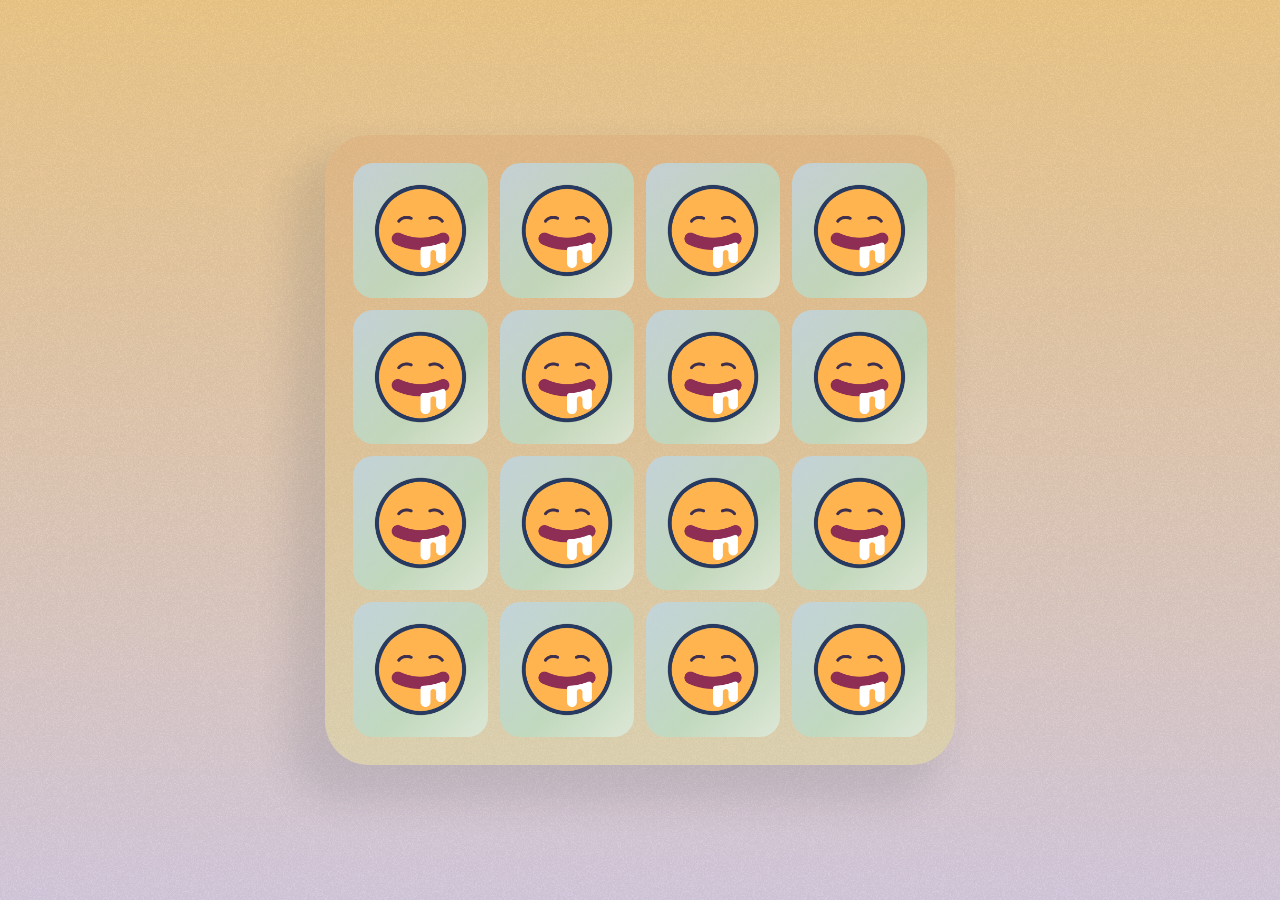
<file: Game 4 - Memory Game/index.html>
<html lang="en">

<head>
	<meta name="google" content="notranslate">
	<meta charset="UTF-8">
	<meta name="viewport" content="width=device-width, initial-scale=1.0">
	<title>Memory Game</title>
	<link rel="stylesheet" href="styles.css">
	<link rel="preconnect" href="https://fonts.googleapis.com">
	<link rel="preconnect" href="https://fonts.gstatic.com" crossorigin>
	<link
		href="https://fonts.googleapis.com/css2?family=Comfortaa:wght@300;400;500;600;700&family=Montserrat+Alternates:wght@100;200;300;400;500;600;700;800&family=Nova+Square&family=Poiret+One&family=Quicksand:wght@700&family=Roboto+Mono:wght@100;200;300;400;500;600;700&family=Roboto:wght@100;300;400;500;700;900&family=Titillium+Web:wght@200;300;400&display=swap"
		rel="stylesheet">
	<link rel="preconnect" href="https://fonts.googleapis.com">
	<link rel="preconnect" href="https://fonts.gstatic.com" crossorigin>
	<link href="https://fonts.googleapis.com/css2?family=Fredoka:wght@700&display=swap" rel="stylesheet">
</head>

<body>
	<!-- <div class="responsive"> -->
	<!-- <div class="title">
		<h1>OÙ EST LE GRUB?<span id="result"></span></h1>
	</div> -->

	<div class="gameBox" id="gameBox">
		<div id="grid"></div>
	</div>
	<!-- </div> -->

	<script src="index.js"></script>

	<!-- <script src="https://cdn.jsdelivr.net/npm/@popperjs/core@2.11.8/dist/umd/popper.min.js"
		integrity="sha384-I7E8VVD/ismYTF4hNIPjVp/Zjvgyol6VFvRkX/vR+Vc4jQkC+hVqc2pM8ODewa9r"
		crossorigin="anonymous"></script>
	<script src="https://cdn.jsdelivr.net/npm/bootstrap@5.3.2/dist/js/bootstrap.min.js"
		integrity="sha384-BBtl+eGJRgqQAUMxJ7pMwbEyER4l1g+O15P+16Ep7Q9Q+zqX6gSbd85u4mG4QzX+"
		crossorigin="anonymous"></script> -->
</body>

</html>
</file>
<file: Game 4 - Memory Game/styles.css>
html,
body {
    margin: 0;
    padding: 0;
    height: 100vh;
    overflow: hidden;
}

/* .container {
    display: flex;
    flex-direction: column;
    justify-content: center;
    align-items: center;
    height: 100%;
    overflow: auto;
} */

body::before {
    content: "";
    position: fixed;
    top: 0;
    left: 0;
    right: 0;
    bottom: 0;
    background-image: url("textures/noise2.png");
    background-repeat: repeat;
    background-size: 250px 250px;
    pointer-events: none;
    z-index: -1;
    opacity: 0.9;
    mix-blend-mode: multiply;
}

body {
    background: linear-gradient(
        180deg,
        rgba(242, 204, 139, 1) 0%,
        rgb(218, 207, 227) 100%
    );
    height: 100vh;
    display: flex;
    justify-content: center;

    .gameBox,
    #grid {
        margin: 0;
        padding: 0;
    }

    .gameBox {
        position: relative;
        z-index: 1;
    }

    .gameBox {
        width: 90vw;
        height: 90vw;
        max-width: 630px;
        max-height: 630px;
        overflow: hidden;
        margin: auto;
        display: flex;
        justify-content: center;
        align-items: center;
        border-radius: 7%;
        background: linear-gradient(
            180deg,
            rgba(227, 182, 131, 0.7) 0%,
            rgb(227, 218, 168, 0.7) 100%
        );
        box-shadow: -25px 25px 35px 10px rgba(46, 61, 73, 0.12);
        overflow: hidden;
        /* display: grid; */
        place-items: center;
        box-sizing: border-box;
    }

    .gameBox::after {
        content: "";
        position: absolute;
        top: 0;
        left: 0;
        right: 0;
        bottom: 0;
        background-image: url("textures/noise2.png");
        background-size: 250px 250px;
        background-repeat: repeat;
        opacity: 0.5;
        z-index: 1;
        box-sizing: border-box;
    }

    .gameBox > * {
        position: relative;
        z-index: 2;
    }

    #grid {
        position: relative;
        display: grid;
        grid-template-columns: repeat(4, 1fr);
        gap: 2%;
        width: 91%;
        height: 91%;
        box-sizing: border-box;
    }

    #grid img {
        box-sizing: border-box;
        width: 100%;
        height: auto;
        border-radius: 15%;
        object-fit: cover;
        background: linear-gradient(
            135deg,
            rgba(189, 213, 231, 0.8) 0%,
            rgb(186, 219, 194, 0.8) 60%,
            rgb(221, 237, 224, 0.8) 100%
        );
    }

    @font-face {
        font-family: "bouncy";
        src: url("fonts/bouncy.otf");
    }

    .title {
        box-sizing: border-box;
        /* border: solid 3px black; */
        display: flex;
        justify-content: center;
        width: 100%;
        margin: auto;
    }
    h1 {
        color: rgba(236, 215, 243, 0.895);
        font-size: clamp(10px, 9vw, 6rem);
        font-family: "bouncy";
        letter-spacing: 0.5px;
        font-weight: 700;
        text-shadow: 0 0 5px #ffffffbf,
            -0.2em 0.2em 0.3em rgba(46, 61, 73, 0.403);
        display: inline-block;
        /* background: linear-gradient(
        180deg,
        rgba(201, 153, 98, 0.25) 0%,
        rgba(184, 153, 112, 0.25) 100%
    );
    box-shadow: -25px 25px 35px 10px rgba(46, 61, 73, 0.12);
    border-radius: 1rem; */
        justify-content: center;
        margin-top: 4%;
        margin-bottom: 3%;
        word-spacing: 3px;
    }

    /* SHINE EFFECT */
    .card-with-shine {
        position: relative;
        overflow: hidden;
    }

    .shine {
        position: absolute;
        top: -100px;
        left: -250px;
        height: 500px;
        width: 40px;
        background: rgba(255, 255, 255, 0.18);
        transform: rotate(50deg);
        transition: all 0.23s ease-out;
        transition-delay: 0.18s;
    }

    .card-with-shine.add-shine .shine {
        transform: translateX(550px) rotate(50deg);
    }

    @media (min-width: 700px) and (max-width: 2560px) {
        .gameBox {
            width: 42rem;
            height: 42rem;
        }
    }
}
</file>
